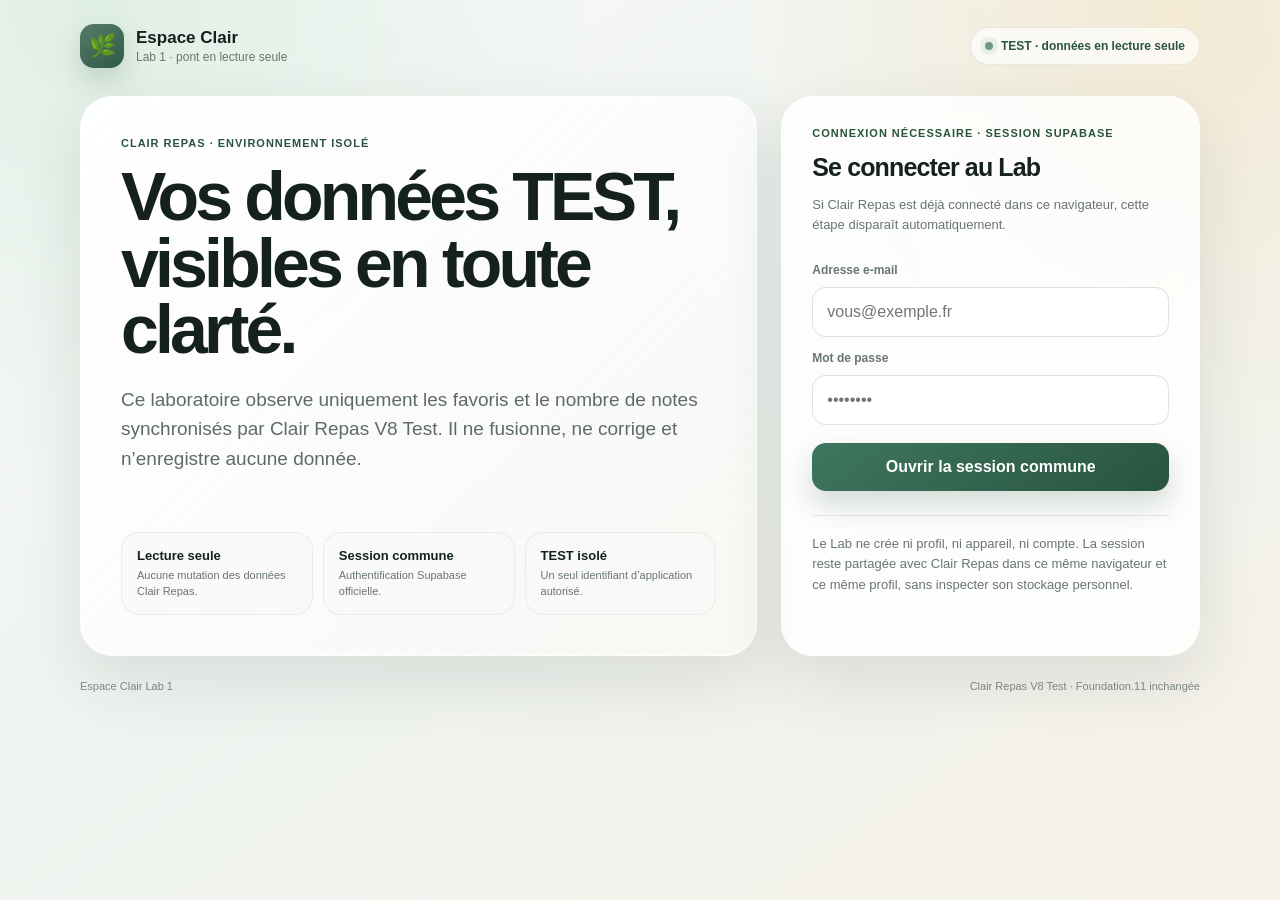
<file: espace-clair-lab/index.html>
<!doctype html>
<html lang="fr">
<head>
  <meta charset="utf-8">
  <meta name="viewport" content="width=device-width, initial-scale=1, viewport-fit=cover">
  <meta name="theme-color" content="#eef3ef">
  <meta name="robots" content="noindex,nofollow">
  <title>Espace Clair Lab 1 — Clair Repas TEST</title>
  <link rel="stylesheet" href="./styles.css">
</head>
<body>
  <div id="loading" class="loading" role="status" aria-live="polite">
    <div class="loading-mark" aria-hidden="true">🌿</div>
    <p id="loadingText">Recherche de la session commune…</p>
  </div>

  <main class="shell">
    <header class="topbar">
      <a class="brand" href="./" aria-label="Espace Clair Lab 1">
        <span class="brand-mark" aria-hidden="true">🌿</span>
        <span><strong>Espace Clair</strong><small>Lab 1 · pont en lecture seule</small></span>
      </a>
      <span class="test-pill"><span class="status-dot"></span>TEST · données en lecture seule</span>
    </header>

    <section id="signedOut" class="signed-out" hidden>
      <article class="hero panel">
        <div>
          <p class="eyebrow">Clair Repas · environnement isolé</p>
          <h1>Vos données TEST, visibles en toute clarté.</h1>
          <p class="hero-lead">Ce laboratoire observe uniquement les favoris et le nombre de notes synchronisés par Clair Repas V8 Test. Il ne fusionne, ne corrige et n’enregistre aucune donnée.</p>
        </div>
        <div class="principles">
          <div><strong>Lecture seule</strong><span>Aucune mutation des données Clair Repas.</span></div>
          <div><strong>Session commune</strong><span>Authentification Supabase officielle.</span></div>
          <div><strong>TEST isolé</strong><span>Un seul identifiant d’application autorisé.</span></div>
        </div>
      </article>

      <aside class="auth-card panel">
        <p class="eyebrow">Connexion nécessaire · Session Supabase</p>
        <h2>Se connecter au Lab</h2>
        <p class="muted">Si Clair Repas est déjà connecté dans ce navigateur, cette étape disparaît automatiquement.</p>
        <form id="authForm" class="auth-form">
          <label for="authEmail">Adresse e-mail</label>
          <input id="authEmail" type="email" autocomplete="email" required placeholder="vous@exemple.fr">
          <label for="authPassword">Mot de passe</label>
          <input id="authPassword" type="password" autocomplete="current-password" required placeholder="••••••••">
          <button id="authButton" class="button primary" type="submit">Ouvrir la session commune</button>
        </form>
        <p id="authMessage" class="message" role="alert" hidden></p>
        <p class="privacy-note">Le Lab ne crée ni profil, ni appareil, ni compte. La session reste partagée avec Clair Repas dans ce même navigateur et ce même profil, sans inspecter son stockage personnel.</p>
      </aside>
    </section>

    <section id="dashboard" class="dashboard" hidden>
      <div class="welcome">
        <div>
          <p class="eyebrow">Bridge.1 · observation active</p>
          <h1>Clair Repas est relié.</h1>
          <p>Le Lab affiche uniquement des indicateurs, jamais le contenu de vos notes ni l’identité de vos favoris.</p>
        </div>
        <span id="dataState" class="state-pill">Vérification des données TEST…</span>
      </div>

      <div class="grid">
        <article class="card identity-card">
          <p class="kicker">Session commune</p>
          <h2>Identité authentifiée</h2>
          <div class="identity-row">
            <span class="avatar" aria-hidden="true">C</span>
            <div>
              <strong id="identityEmail">—</strong>
              <span id="identityId" class="user-id">—</span>
            </div>
          </div>
          <p class="card-note">L’identité est validée auprès de Supabase avant toute lecture personnelle.</p>
        </article>

        <article class="card readonly-card">
          <p class="kicker">Frontière de sécurité</p>
          <h2>Observation seulement</h2>
          <div class="seal" aria-hidden="true">◌</div>
          <p>Le Lab n’a aucune action d’écriture sur les données Clair Repas. Le formulaire éventuel ouvre seulement la session Auth officielle partagée.</p>
        </article>

        <article class="card metric-card">
          <p class="kicker">Favoris</p>
          <div id="favoritesCount" class="metric">—</div>
          <p id="favoritesState" class="metric-label">Lecture en cours…</p>
        </article>

        <article class="card metric-card">
          <p class="kicker">Notes de recettes</p>
          <div id="notesCount" class="metric">—</div>
          <p id="notesState" class="metric-label">Lecture en cours…</p>
        </article>

        <article class="card sync-card">
          <p class="kicker">Application observée</p>
          <h2>Clair Repas</h2>
          <div class="connection-line"><span class="status-dot"></span><strong>Connecté en lecture seule</strong></div>
          <p class="app-boundary">app_id&nbsp;: clair-repas-v8-test</p>
          <p class="sync-label">Dernière synchronisation observée</p>
          <div id="lastSync" class="sync-time">—</div>
          <p id="sourceDevice" class="source-device">Source non renseignée</p>
          <p id="readMessage" class="message" role="status" hidden></p>
          <div class="actions">
            <button id="refreshButton" class="button soft" type="button">Actualiser la lecture</button>
            <a id="openTestLink" class="button primary" href="https://ferdinand373.github.io/Clair-Repas-V8-Test/">Ouvrir Clair Repas</a>
          </div>
        </article>
      </div>
    </section>

    <footer>
      <span>Espace Clair Lab 1</span>
      <span>Clair Repas V8 Test · Foundation.11 inchangée</span>
    </footer>
  </main>

  <noscript>JavaScript est nécessaire pour valider la session Supabase et lire les indicateurs TEST.</noscript>
  <script src="../v8/vendor/supabase-js-2.111.0.js"></script>
  <script src="./core.js"></script>
  <script src="./app.js"></script>
</body>
</html>
</file>
<file: espace-clair-lab/styles.css>
:root {
  color-scheme: light;
  --ink: #14211d;
  --muted: #68766f;
  --green: #3f765f;
  --green-dark: #28543f;
  --green-soft: #e7f0ea;
  --cream: #f4ead5;
  --line: rgba(20, 33, 29, 0.09);
  --surface: rgba(255, 255, 255, 0.82);
  --shadow: 0 24px 64px rgba(28, 45, 38, 0.11);
}
* { box-sizing: border-box; }
html { min-height: 100%; background: #eef3ef; }
body {
  min-height: 100vh;
  margin: 0;
  color: var(--ink);
  font-family: -apple-system, BlinkMacSystemFont, "Segoe UI", Roboto, Helvetica, Arial, sans-serif;
  background:
    radial-gradient(circle at 8% 0%, #dfeee5 0, transparent 33%),
    radial-gradient(circle at 92% 2%, var(--cream) 0, transparent 30%),
    linear-gradient(145deg, #f9faf8 0%, #eef3ef 48%, #f6f1e8 100%);
  -webkit-font-smoothing: antialiased;
}

button, input { font: inherit; }
[hidden] { display: none !important; }
a { color: inherit; }

.shell {
  width: min(1120px, calc(100% - 34px));
  margin: 0 auto;
  padding: 24px 0 46px;
}

.topbar {
  display: flex;
  align-items: center;
  justify-content: space-between;
  gap: 18px;
  margin-bottom: 28px;
}

.brand {
  display: inline-flex;
  align-items: center;
  gap: 12px;
  text-decoration: none;
}

.brand-mark {
  width: 44px;
  height: 44px;
  display: grid;
  place-items: center;
  border-radius: 14px;
  background: linear-gradient(145deg, #557c69, #315947);
  box-shadow: 0 12px 28px rgba(49, 89, 71, 0.20);
  font-size: 22px;
}

.brand strong, .brand small { display: block; }
.brand strong { font-size: 17px; }
.brand small { margin-top: 2px; color: var(--muted); font-size: 12px; }

.test-pill, .state-pill {
  display: inline-flex;
  align-items: center;
  gap: 8px;
  min-height: 38px;
  padding: 0 14px;
  border: 1px solid rgba(72, 116, 95, 0.13);
  border-radius: 999px;
  background: rgba(255, 255, 255, 0.68);
  color: var(--green-dark);
  font-size: 12px;
  font-weight: 800;
  backdrop-filter: blur(16px);
}

.status-dot {
  width: 8px;
  height: 8px;
  border-radius: 50%;
  background: #6d9b80;
  box-shadow: 0 0 0 5px rgba(109, 155, 128, 0.12);
}

.panel, .card {
  border: 1px solid rgba(255, 255, 255, 0.78);
  background: var(--surface);
  box-shadow: var(--shadow);
  backdrop-filter: blur(24px);
}

.signed-out {
  display: grid;
  grid-template-columns: minmax(0, 1.1fr) minmax(320px, 0.68fr);
  gap: 24px;
}

.hero {
  min-height: 560px;
  padding: 40px;
  display: flex;
  flex-direction: column;
  justify-content: space-between;
  border-radius: 32px;
  overflow: hidden;
  background: linear-gradient(135deg, rgba(255, 255, 255, 0.97), rgba(250, 250, 247, 0.74));
}

.eyebrow, .kicker {
  margin: 0 0 14px;
  color: var(--green-dark);
  font-size: 11px;
  font-weight: 850;
  letter-spacing: 0.09em;
  text-transform: uppercase;
}

.hero h1, .welcome h1 {
  margin: 0;
  font-size: clamp(42px, 6vw, 68px);
  line-height: 0.98;
  letter-spacing: -0.056em;
}

.hero-lead {
  max-width: 650px;
  margin: 22px 0 0;
  color: #5d6b65;
  font-size: clamp(16px, 2.2vw, 19px);
  line-height: 1.55;
}

.principles {
  display: grid;
  grid-template-columns: repeat(3, 1fr);
  gap: 10px;
  margin-top: 34px;
}

.principles div {
  padding: 15px;
  border: 1px solid rgba(20, 33, 29, 0.06);
  border-radius: 18px;
  background: rgba(247, 249, 247, 0.76);
}

.principles strong, .principles span { display: block; }
.principles strong { font-size: 13px; }
.principles span { margin-top: 5px; color: var(--muted); font-size: 11px; line-height: 1.4; }

.auth-card {
  padding: 30px;
  border-radius: 32px;
}

.auth-card h2, .card h2 {
  margin: 0;
  font-size: 25px;
  letter-spacing: -0.035em;
}

.muted, .privacy-note, .card-note {
  color: var(--muted);
  font-size: 13px;
  line-height: 1.55;
}

.auth-form { display: grid; gap: 10px; margin-top: 24px; }
.auth-form label { margin-top: 4px; color: var(--muted); font-size: 12px; font-weight: 750; }
.auth-form input {
  width: 100%;
  min-height: 50px;
  padding: 0 14px;
  border: 1px solid rgba(20, 33, 29, 0.13);
  border-radius: 14px;
  outline: none;
  background: rgba(255, 255, 255, 0.94);
  color: var(--ink);
}
.auth-form input:focus { border-color: rgba(72, 116, 95, 0.56); box-shadow: 0 0 0 4px rgba(72, 116, 95, 0.09); }
.auth-form .button { margin-top: 8px; }
.privacy-note { margin-top: 24px; padding-top: 18px; border-top: 1px solid var(--line); }

.button {
  min-height: 48px;
  padding: 0 18px;
  display: inline-flex;
  align-items: center;
  justify-content: center;
  gap: 8px;
  border: 0;
  border-radius: 14px;
  cursor: pointer;
  font-weight: 760;
  text-decoration: none;
}
.button:disabled { cursor: wait; opacity: 0.58; }
.primary { color: white; background: linear-gradient(145deg, var(--green), var(--green-dark)); box-shadow: 0 14px 28px rgba(49, 89, 71, 0.20); }
.soft { color: var(--ink); border: 1px solid var(--line); background: rgba(255, 255, 255, 0.76); }

.message {
  margin: 14px 0 0;
  padding: 12px 14px;
  border-radius: 14px;
  background: #f4f1e9;
  color: #67593d;
  font-size: 13px;
  line-height: 1.45;
}
.message[data-kind="error"] { background: #f8eeee; color: #864643; }

.welcome {
  display: flex;
  align-items: end;
  justify-content: space-between;
  gap: 28px;
  margin: 12px 0 26px;
}
.welcome h1 { font-size: clamp(38px, 6vw, 60px); }
.welcome > div > p:last-child { max-width: 720px; margin: 14px 0 0; color: var(--muted); line-height: 1.5; }
.state-pill { flex: 0 0 auto; }
.state-pill[data-state="ready"] { background: rgba(231, 240, 235, 0.88); }

.grid {
  display: grid;
  grid-template-columns: repeat(12, minmax(0, 1fr));
  gap: 18px;
}
.card { padding: 25px; border-radius: 24px; }
.identity-card { grid-column: span 7; min-height: 250px; }
.readonly-card { grid-column: span 5; min-height: 250px; }
.metric-card { grid-column: span 4; }
.sync-card { grid-column: span 8; }

.identity-row { display: flex; align-items: center; gap: 16px; margin-top: 28px; }
.identity-row strong, .identity-row span { display: block; }
.avatar {
  width: 68px;
  height: 68px;
  flex: 0 0 68px;
  display: grid;
  place-items: center;
  border-radius: 22px;
  color: white;
  background: linear-gradient(145deg, #628672, #355f4c);
  font-size: 25px;
  font-weight: 780;
}
.user-id { margin-top: 7px; color: var(--muted); font-family: ui-monospace, SFMono-Regular, Consolas, monospace; font-size: 11px; overflow-wrap: anywhere; }
.card-note { margin-top: 22px; }
.seal { width: 58px; height: 58px; display: grid; place-items: center; margin: 24px 0 16px; border-radius: 19px; background: var(--green-soft); color: var(--green-dark); font-size: 30px; }
.readonly-card > p:last-child { color: var(--muted); font-size: 13px; line-height: 1.55; }

.metric { margin-top: 24px; font-size: 56px; line-height: 1; letter-spacing: -0.05em; font-weight: 820; }
.metric-label, .source-device { margin: 10px 0 0; color: var(--muted); font-size: 12px; line-height: 1.45; }
.metric-label[data-state="warning"] { color: #8a6847; }
.sync-card h2 { margin-top: 18px; }
.connection-line { display: flex; align-items: center; gap: 11px; margin-top: 20px; color: var(--green-dark); font-size: 13px; }
.app-boundary { margin: 8px 0 0 19px; color: var(--muted); font-family: ui-monospace, SFMono-Regular, Consolas, monospace; font-size: 10px; }
.sync-label { margin: 24px 0 7px; color: var(--muted); font-size: 11px; font-weight: 760; text-transform: uppercase; letter-spacing: 0.06em; }
.sync-time { font-size: 24px; font-weight: 780; letter-spacing: -0.025em; }
.actions { display: flex; flex-wrap: wrap; gap: 10px; margin-top: 28px; }

footer { display: flex; justify-content: space-between; gap: 15px; margin-top: 24px; color: #7f8a85; font-size: 11px; }
.loading {
  position: fixed;
  inset: 0;
  z-index: 20;
  display: grid;
  place-content: center;
  justify-items: center;
  background: rgba(244, 247, 244, 0.92);
  backdrop-filter: blur(18px);
}
.loading-mark { width: 58px; height: 58px; display: grid; place-items: center; border-radius: 20px; background: linear-gradient(145deg, #557c69, #315947); font-size: 25px; }
.loading p { color: var(--muted); font-size: 13px; }
noscript { display: block; padding: 16px; text-align: center; color: #864643; }

@media (max-width: 860px) {
  .signed-out { grid-template-columns: 1fr; }
  .hero { min-height: auto; }
  .grid { grid-template-columns: 1fr; }
  .identity-card, .readonly-card, .metric-card, .sync-card { grid-column: auto; }
}

@media (max-width: 620px) {
  .shell { width: min(100% - 22px, 1120px); padding-top: 16px; }
  .brand small { display: none; }
  .test-pill { padding: 0 10px; font-size: 10px; }
  .hero { padding: 28px 22px; border-radius: 26px; }
  .hero h1 { font-size: clamp(39px, 12vw, 54px); }
  .principles { grid-template-columns: 1fr; }
  .auth-card { padding: 22px; border-radius: 25px; }
  .welcome { align-items: flex-start; flex-direction: column; }
  .card { padding: 21px; border-radius: 22px; }
  .actions { flex-direction: column; }
  .actions .button { width: 100%; }
  footer { flex-direction: column; }
}
</file>
